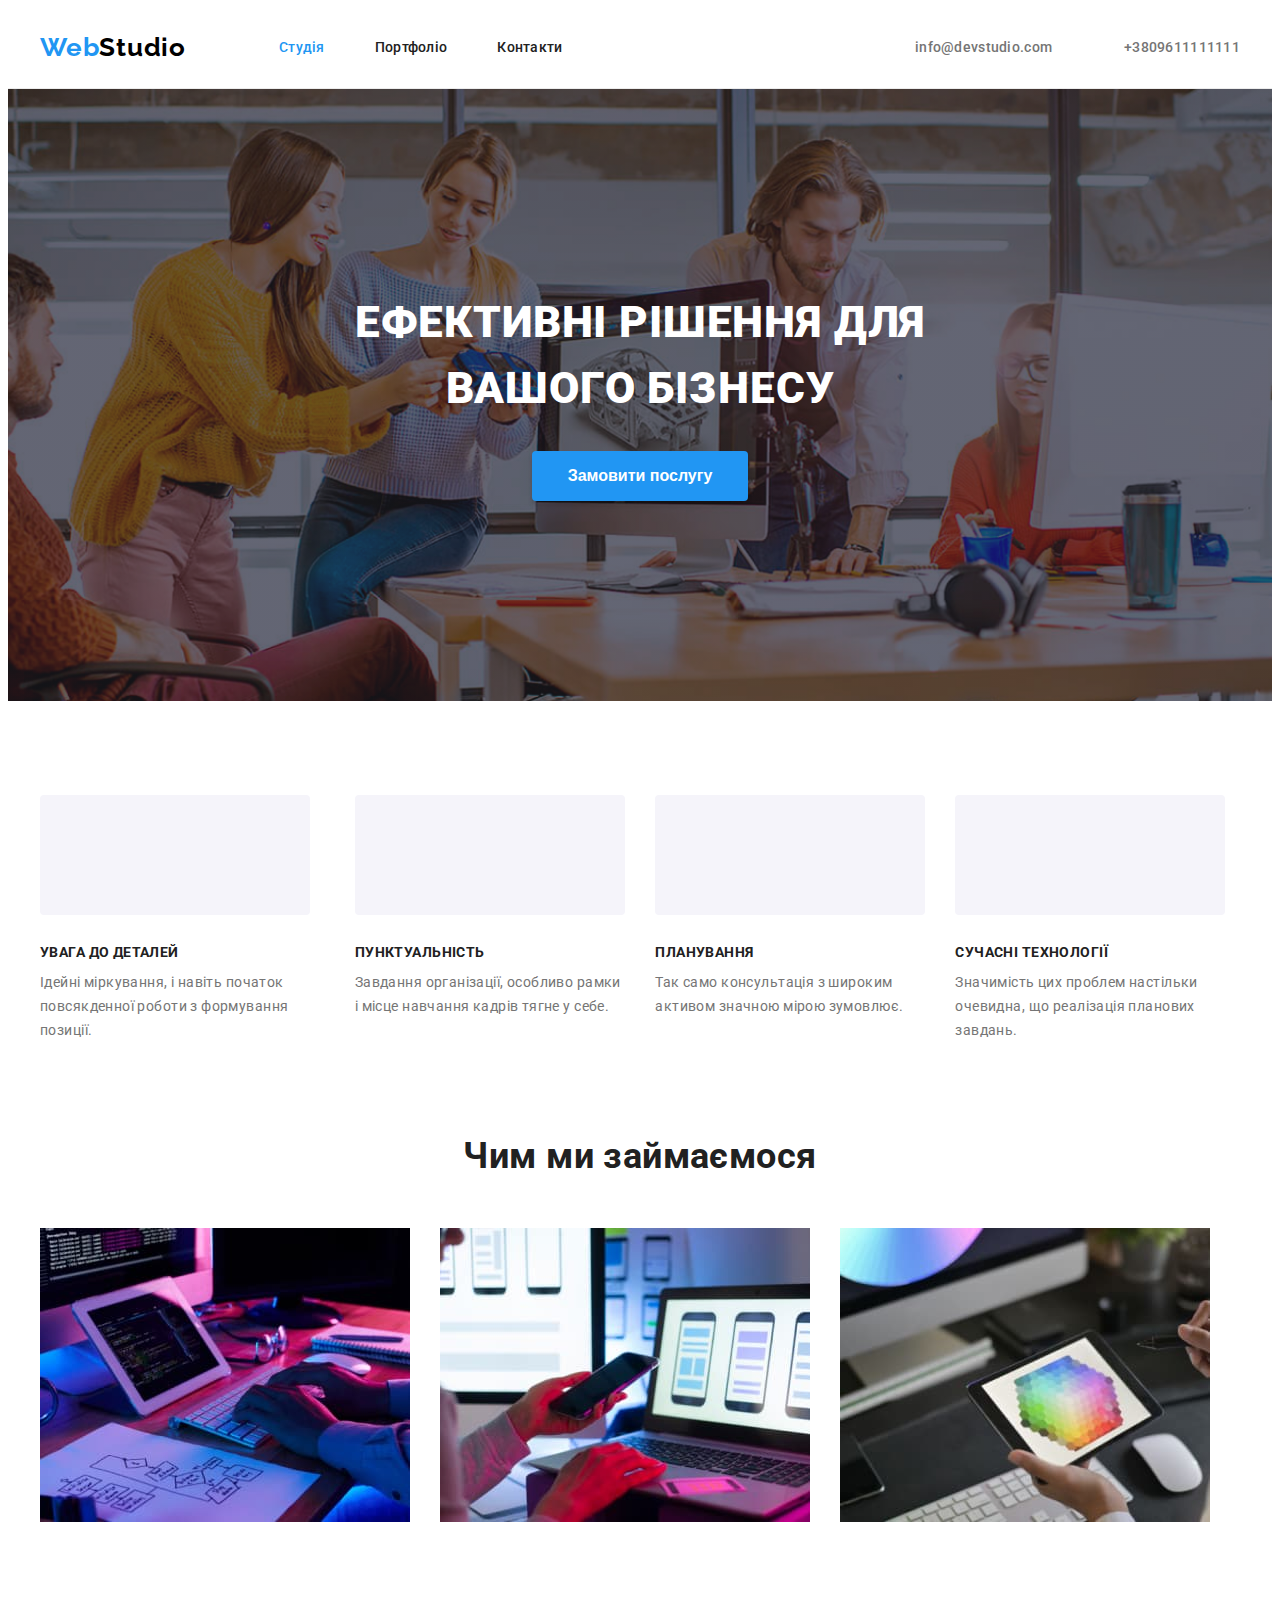
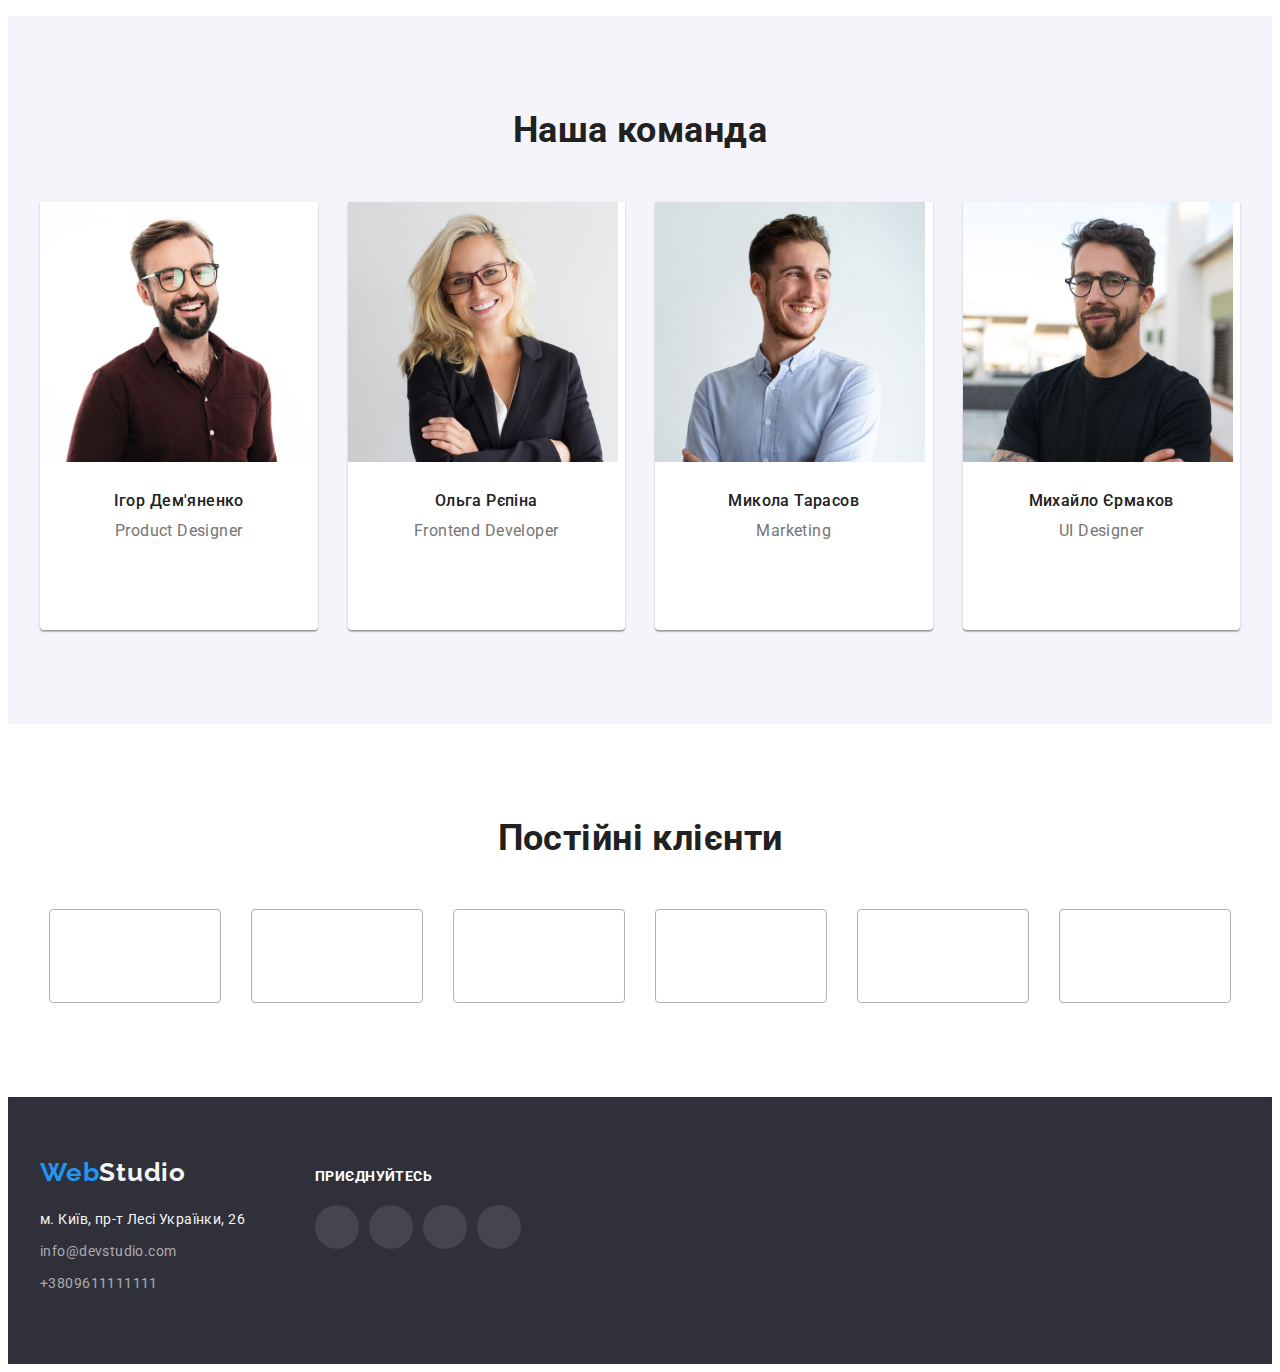
<file: index.html>
<!DOCTYPE html>
<html lang="uk">

<head>
  <meta charset="UTF-8" />
  <meta http-equiv="X-UA-Compatible" content="IE=edge" />
  <meta name="viewport" content="width=device-width, initial-scale=1.0" />
  <title>Studio</title>
  <link href="https://fonts.googleapis.com/css2?family=Raleway:wght@700&family=Roboto:wght@400;500;700;900&display=swap"
    rel="stylesheet">

  <link rel="stylesheet" href="https://cdnjs.cloudflare.com/ajax/libs/modern-normalize/1.1.0/modern-normalize.min.css"
    integrity="sha512-wpPYUAdjBVSE4KJnH1VR1HeZfpl1ub8YT/NKx4PuQ5NmX2tKuGu6U/JRp5y+Y8XG2tV+wKQpNHVUX03MfMFn9Q=="
    crossorigin="anonymous" referrerpolicy="no-referrer" />

  <link href="./css/style.css" rel="stylesheet" />
</head>

<body>

  <!-- Шапка -->
  <header class="page-header">
    <div class="container header-container">
      <nav class="main-nav">
        <a href="./index.html" class="logo link"><span class="logo-web">Web</span><span
            class="logo-studio">Studio</span>
        </a>

        <ul class="site-nav list">
          <li class="item"><a href="./index.html" class="link current">Студія</a></li>
          <li class="item"><a href="./portfolio.html" class="link">Портфоліо</a></li>
          <li class="item"><a href="#call" class="link">Контакти</a></li>
        </ul>
      </nav>
      <ul class="contact-list list">
        <li class="item-mail">
          <a href="mailto:info@devstudio.com" class="link">
            <svg class="contact-item" width="16" height="12">
              <use href="./images/symbol-defs.svg#icon-envelope"></use>
            </svg>
            info@devstudio.com</a>
        </li>
        <li class="item">
          <a href="tel:+3809611111111" class="link">
            <svg class="contact-item" width="12" height="16">
              <use href="./images/symbol-defs.svg#icon-smartphone"></use>
            </svg>
            +3809611111111
          </a>
        </li>
      </ul>
    </div>
  </header>


  <main>

    <!-- Замовлення -->
    <section class=" hero">
      <div class="container ">
        <h1 class="hero-title">Ефективні рішення для<br>вашого бізнесу</h1>
        <button type="button" class="button">Замовити послугу</button>
      </div>

    </section>

    <!-- Особливості  -->

    <section class="section feature-section">
      <div class="container">
        <ul class="list feature-list">
          <li class="item">
            <div class="cont">
              <svg class="feature-item">
                <use href="./images/symbol-defs.svg#icon-antenna"></use>
              </svg>
            </div>

            <h3 class="feature-title">УВАГА ДО ДЕТАЛЕЙ</h3>
            <p class="feature-description">
              Ідейні міркування, і навіть початок повсякденної роботи з
              формування позиції.
            </p>
          </li>
          <li class="item">
            <div class="cont">
              <svg class="feature-item">
                <use href="./images/symbol-defs.svg#icon-clock"></use>
              </svg>
            </div>
            <h3 class="feature-title">ПУНКТУАЛЬНІСТЬ</h3>
            <p class="feature-description">
              Завдання організації, особливо рамки і місце навчання кадрів тягне
              у себе.
            </p>
          </li>
          <li class="item">
            <div class="cont">
              <svg class="feature-item">
                <use href="./images/symbol-defs.svg#icon-diagram"></use>
              </svg>
            </div>
            <h3 class="feature-title">ПЛАНУВАННЯ</h3>
            <p class="feature-description">
              Так само консультація з широким активом значною мірою зумовлює.
            </p>
          </li>
          <li class="item">
            <div class="cont">
              <svg class="feature-item">
                <use href="./images/symbol-defs.svg#icon-astronaut"></use>
              </svg>
            </div>
            <h3 class="feature-title">СУЧАСНІ ТЕХНОЛОГІЇ</h3>
            <p class="feature-description">
              Значимість цих проблем настільки очевидна, що реалізація планових
              завдань.
            </p>
          </li>
        </ul>
      </div>
    </section>

    <!-- Чим ми займаємося -->
    <section class="section work">
      <div class="container">
        <h2 class="section-title">Чим ми займаємося</h2>
        <ul class="section-work list">
          <li class="item"><img src="./images/gallery1.jpg" alt="gallery1" width="370" class="img" />
          </li>
          <li class="item"><img src="./images/gallery2.jpg" alt="gallery2" width="370" class="img" />
          </li>
          <li class="item"><img src="./images/gallery3.jpg" alt="gallery3" width="370" class="img" />
          </li>
        </ul>
      </div>
    </section>

    <!-- Наша команда -->
    <section class=" section command-card">
      <div class="container">
        <h2 class="section-title">Наша команда</h2>
        <ul class="card-set list">
          <li class="item">
            <img class="img" src="./images/p-igor.jpg" alt="Ігор Дем'яненко" width="270" />

            <div class="command-wrapper">
              <h3 class="person-name">Ігор Дем'яненко</h3>
              <p class="person-work">Product Designer</p>

              <ul class="lists-svg">
                <li class="list">
                  <a href="#" class="link net-item">
                    <svg class="social-svg">
                      <use href="./images/symbol-defs.svg#icon-instagram"></use>
                    </svg>
                  </a>
                </li>
                <li class="list">
                  <a href="#" class="link net-item">
                    <svg class="social-svg">
                      <use href="./images/symbol-defs.svg#icon-twitter"></use>
                    </svg>
                  </a>
                </li>
                <li class="list">
                  <a href="#" class="link net-item">
                    <svg class="social-svg">
                      <use href="./images/symbol-defs.svg#icon-facebook"></use>
                    </svg>
                  </a>
                </li>
                <li class="list">
                  <a href="#" class="link net-item">
                    <svg class="social-svg">
                      <use href="./images/symbol-defs.svg#icon-linkedin"></use>
                    </svg>
                  </a>
                </li>


              </ul>

            </div>

          </li>
          <li class="item">
            <img class="img" src="./images/p-olga.jpg" alt="Ольга Рєпіна" width="270" />

            <div class="command-wrapper">
              <h3 class="person-name">Ольга Рєпіна</h3>
              <p class="person-work">Frontend Developer</p>

              <ul class="lists-svg">
                <li class="list">
                  <a href="#" class="link net-item">
                    <svg class="social-svg">
                      <use href="./images/symbol-defs.svg#icon-instagram"></use>
                    </svg>
                  </a>
                </li>
                <li class="list">
                  <a href="#" class="link net-item">
                    <svg class="social-svg">
                      <use href="./images/symbol-defs.svg#icon-twitter"></use>
                    </svg>
                  </a>
                </li>
                <li class="list">
                  <a href="#" class="link net-item">
                    <svg class="social-svg">
                      <use href="./images/symbol-defs.svg#icon-facebook"></use>
                    </svg>
                  </a>
                </li>
                <li class="list">
                  <a href="#" class="link net-item">
                    <svg class="social-svg">
                      <use href="./images/symbol-defs.svg#icon-linkedin"></use>
                    </svg>
                  </a>
                </li>


              </ul>

            </div>
          </li>
          <li class="item">
            <img class="img" src="./images/p-mykola.jpg" alt="Микола Тарасов" width="270" />

            <div class="command-wrapper">
              <h3 class="person-name">Микола Тарасов</h3>
              <p class="person-work">Marketing</p>
              <ul class="lists-svg">
                <li class="list">
                  <a href="#" class="link net-item">
                    <svg class="social-svg">
                      <use href="./images/symbol-defs.svg#icon-instagram"></use>
                    </svg>
                  </a>
                </li>
                <li class="list">
                  <a href="#" class="link net-item">
                    <svg class="social-svg">
                      <use href="./images/symbol-defs.svg#icon-twitter"></use>
                    </svg>
                  </a>
                </li>
                <li class="list">
                  <a href="#" class="link net-item">
                    <svg class="social-svg">
                      <use href="./images/symbol-defs.svg#icon-facebook"></use>
                    </svg>
                  </a>
                </li>
                <li class="list">
                  <a href="#" class="link net-item">
                    <svg class="social-svg">
                      <use href="./images/symbol-defs.svg#icon-linkedin"></use>
                    </svg>
                  </a>
                </li>

              </ul>
            </div>
          </li>
          <li class="item">
            <img class="img" src="./images/p-myhailo.jpg" alt="Михайло Єрмаков" width="270" />

            <div class="command-wrapper">
              <h3 class="person-name">Михайло Єрмаков</h3>
              <p class="person-work">UI Designer</p>

              <ul class="lists-svg">
                <li class="list">
                  <a href="#" class="link net-item">
                    <svg class="social-svg">
                      <use href="./images/symbol-defs.svg#icon-instagram"></use>
                    </svg>
                  </a>
                </li>
                <li class="list">
                  <a href="#" class="link net-item">
                    <svg class="social-svg">
                      <use href="./images/symbol-defs.svg#icon-twitter"></use>
                    </svg>
                  </a>
                </li>
                <li class="list">
                  <a href="#" class="link net-item">
                    <svg class="social-svg">
                      <use href="./images/symbol-defs.svg#icon-facebook"></use>
                    </svg>
                  </a>
                </li>
                <li class="list">
                  <a href="#" class="link net-item">
                    <svg class="social-svg">
                      <use href="./images/symbol-defs.svg#icon-linkedin"></use>
                    </svg>
                  </a>
                </li>

              </ul>

            </div>
          </li>
        </ul>
      </div>
    </section>

    <!-- Постійні клієнти -->
    <section class="section customers">
      <div class="container">
        <h2 class="section-title">
          Постійні клієнти
        </h2>
        <ul class=" lists-svg">
          <li class="list">
            <a href="#" class="link customer-item">
              <svg class="customers-svg">
                <use href="./images/symbol-defs.svg#icon-ya-co"></use>
              </svg>
            </a>
          </li>
          <li class="list">
            <a href="#" class="link customer-item">
              <svg class="customers-svg">
                <use href="./images/symbol-defs.svg#icon-company-tagline"></use>
              </svg>
            </a>
          </li>
          <li class="list">
            <a href="#" class="link customer-item">
              <svg class="customers-svg">
                <use href="./images/symbol-defs.svg#icon-company"></use>
              </svg>
            </a>
          </li>
          <li class="list">
            <a href="#" class="link customer-item">
              <svg class="customers-svg">
                <use href="./images/symbol-defs.svg#icon-foster-peters"></use>
              </svg>
            </a>
          </li>
          <li class="list">
            <a href="#" class="link customer-item">
              <svg class="customers-svg">
                <use href="./images/symbol-defs.svg#icon-brand"></use>
              </svg>
            </a>
          </li>
          <li class="list">
            <a href="#" class="link customer-item">
              <svg class="customers-svg">
                <use href="./images/symbol-defs.svg#icon-company-tag-line"></use>
              </svg>
            </a>
          </li>

        </ul>

      </div>

    </section>
  </main>


  <!-- Підвал  -->
  <footer class="footer-section">
    <div class="container footer-wrapper">
      <div class="footer-address">
        <a href="./index.html" class="logo link"><span class="logo-web">Web</span><span
            class="logo-studio">Studio</span>
        </a>
        <address class="address">
          <ul class=" contact list">
            <li class="footer-list"><a href="https://goo.gl/maps/LuoxceWodsSbmJ2GA" rel="noopener noreferrer nofollow "
                class="address link">м.
                Київ, пр-т Лесі Українки, 26</a></li>
            <li class="footer-list"><a href="mailto:info@devstudio.com"
                class="link contact-footer">info@devstudio.com</a>
            </li>
            <li class="footer-list"><a href="tel:+3809611111111" id="call"
                class="link contact-footer">+3809611111111</a></li>
          </ul>
        </address>
      </div>

      <div class="footer-social">
        <p class="social-title">приєднуйтесь</p>
        <ul class="lists-svg">
          <li class="list">
            <a href="#" class="link net-item">
              <svg class="social-svg">
                <use href="./images/symbol-defs.svg#icon-instagram"></use>
              </svg>
            </a>
          </li>
          <li class="list">
            <a href="#" class="link net-item">
              <svg class="social-svg">
                <use href="./images/symbol-defs.svg#icon-twitter"></use>
              </svg>
            </a>
          </li>
          <li class="list">
            <a href="#" class="link net-item">
              <svg class="social-svg">
                <use href="./images/symbol-defs.svg#icon-facebook"></use>
              </svg>
            </a>
          </li>
          <li class="list">
            <a href="#" class="link net-item">
              <svg class="social-svg">
                <use href="./images/symbol-defs.svg#icon-linkedin"></use>
              </svg>
            </a>
          </li>
        </ul>

      </div>

    </div>

  </footer>
</body>

</html>
</file>
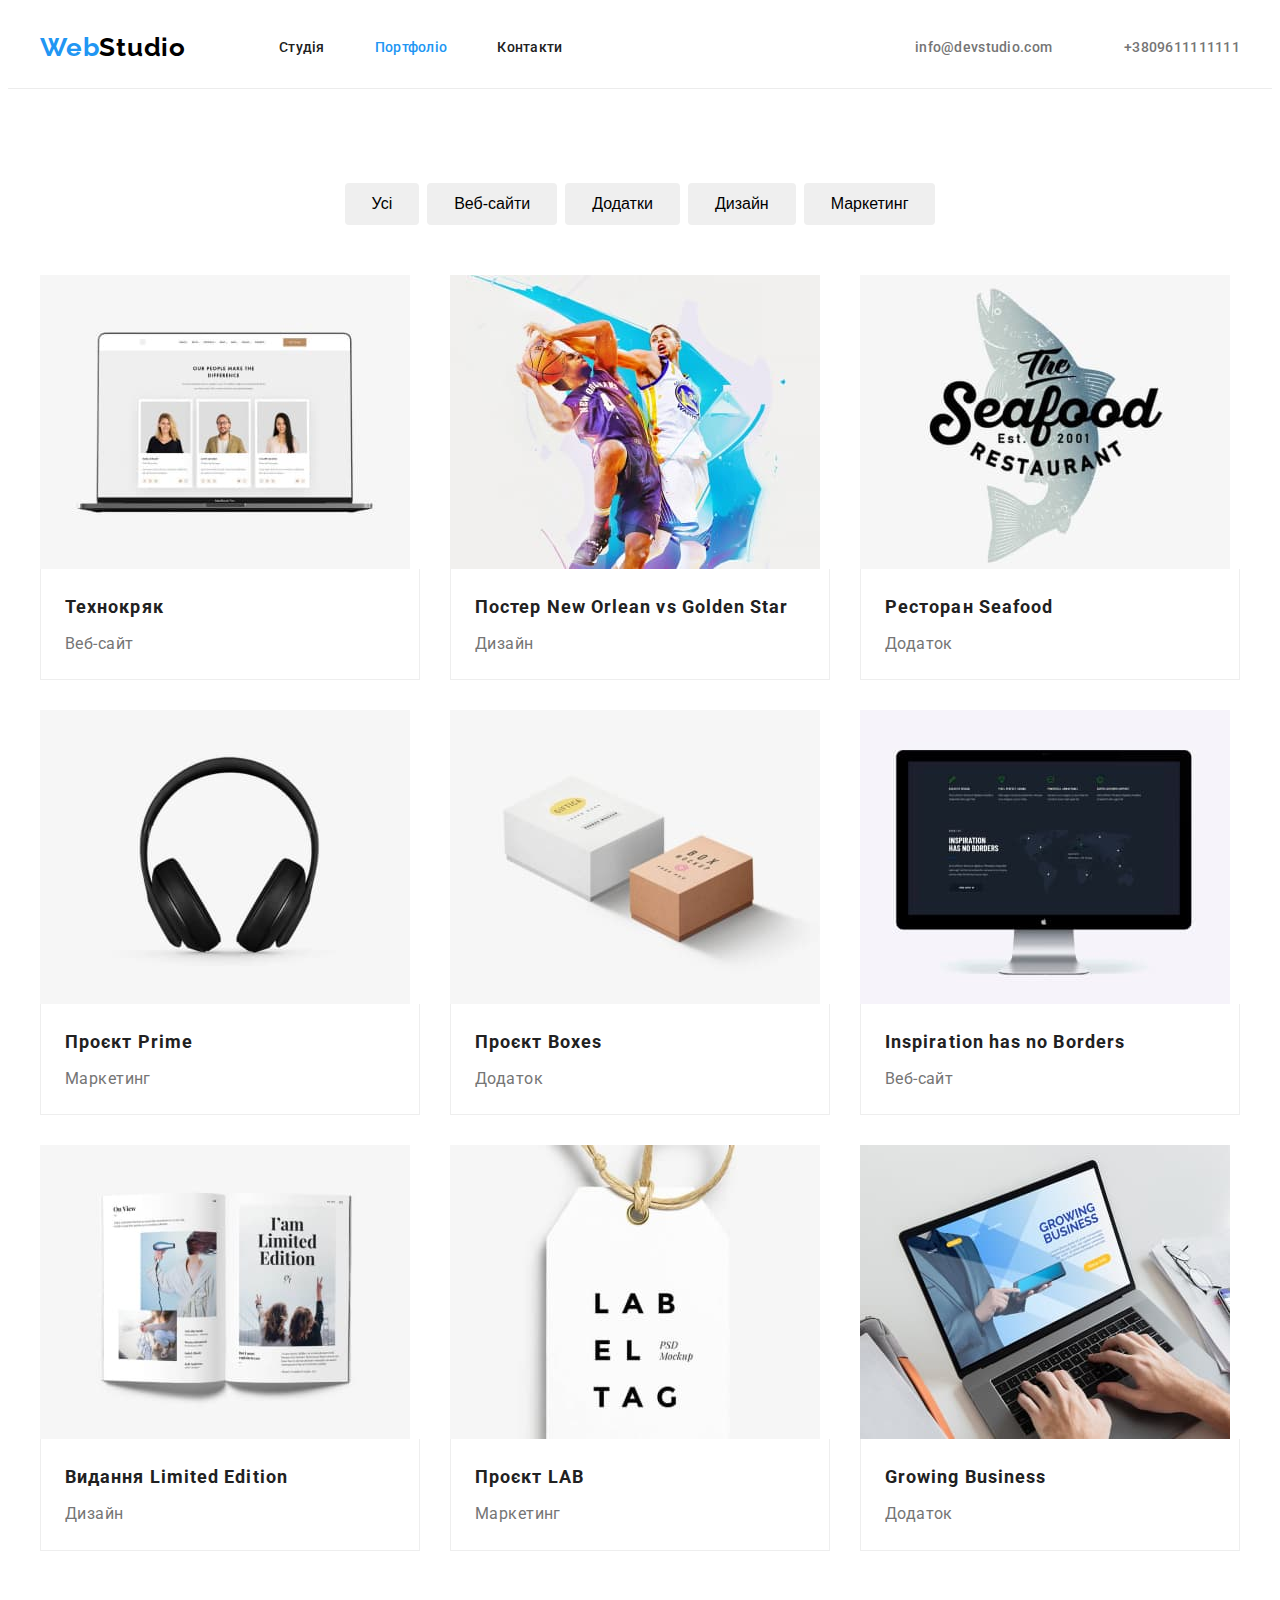
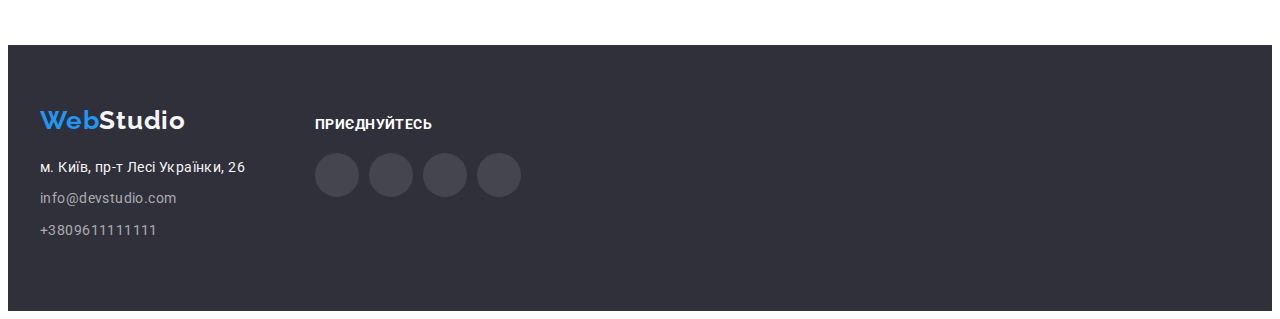
<file: portfolio.html>
<!DOCTYPE html>
<html lang="uk">

<head>
  <meta charset="UTF-8" />
  <meta http-equiv="X-UA-Compatible" content="IE=edge" />
  <meta name="viewport" content="width=device-width, initial-scale=1.0" />
  <title>Portfolio</title>

  <link href="https://fonts.googleapis.com/css2?family=Raleway:wght@700&family=Roboto:wght@400;500;700;900&display=swap"
    rel="stylesheet">

  <link rel="stylesheet" href="https://cdnjs.cloudflare.com/ajax/libs/modern-normalize/1.1.0/modern-normalize.min.css"
    integrity="sha512-wpPYUAdjBVSE4KJnH1VR1HeZfpl1ub8YT/NKx4PuQ5NmX2tKuGu6U/JRp5y+Y8XG2tV+wKQpNHVUX03MfMFn9Q=="
    crossorigin="anonymous" referrerpolicy="no-referrer" />


  <link href="./css/style.css" rel="stylesheet" />
</head>

<body>
 <!-- Шапка -->
  <header class="page-header">
    <div class="container header-container">
      <nav class="main-nav">
        <a href="./index.html" class="logo link"><span class="logo-web">Web</span><span
            class="logo-studio">Studio</span>
        </a>

        <ul class="site-nav list">
          <li class="item"><a href="./index.html" class="link">Студія</a></li>
          <li class="item"><a href="./portfolio.html" class="link current">Портфоліо</a></li>
          <li class="item"><a href="#call" class="link">Контакти</a></li>
        </ul>
      </nav>
      <ul class="contact-list list">
        <li class="item-mail">
          <a href="mailto:info@devstudio.com" class="link">
            <svg class="contact-item" width="16" height="12">
              <use href="./images/symbol-defs.svg#icon-envelope"></use>
            </svg>
            info@devstudio.com</a>
        </li>
        <li class="item">
          <a href="tel:+3809611111111" class="link">
            <svg class="contact-item" width="12" height="16">
              <use href="./images/symbol-defs.svg#icon-smartphone"></use>
            </svg>
            +3809611111111
          </a>
        </li>
      </ul>
    </div>
  </header>


  <main>
    <section class="section portfolio">
      <div class="container">

        <h1 hidden>Content page</h1>

        <ul class="button-list list">
          <li class="item"><button class="filter-btn" type="button">Усі</button> </li>
          <li class="item"><button class="filter-btn" type="button">Веб-сайти</button> </li>
          <li class="item"><button class="filter-btn" type="button">Додатки</button> </li>
          <li class="item"><button class="filter-btn" type="button">Дизайн</button> </li>
          <li class="item"><button class="filter-btn" type="button">Маркетинг</button> </li>

        </ul>

        <ul class="list card-set">
          <li class="item">
            <a href="#" class="portfolio-link">
              <img src="./images/img/img1.jpg" width='370' alt="img-filter" class="img">
              <div class="portfolio-wrapper">
                <h2 class="portfolio-title">Технокряк</h2>
                <p class="kind">Веб-сайт</p>
              </div>
            </a>
          </li>
          <li class="item">
            <a href="#" class="portfolio-link">
              <img src="./images/img/img2.jpg" width='370' alt="img-filter" class="img">
              <div class="portfolio-wrapper">
                <h2 class="portfolio-title">Постер New Orlean vs Golden Star</h2>
                <p class="kind">Дизайн</p>
              </div>
            </a>
          </li>
          <li class="item">
            <a href="#" class="portfolio-link">
              <img src="./images/img/img3.jpg" width='370' alt="img-filter" class="img">
              <div class="portfolio-wrapper">
                <h2 class="portfolio-title">Ресторан Seafood</h2>
                <p class="kind">Додаток</p>
              </div>
            </a>
          </li>
          <li class="item">
            <a href="#" class="portfolio-link">
              <img src="./images/img/img4.jpg" width='370' alt="img-filter" class="img">
              <div class="portfolio-wrapper">
                <h2 class="portfolio-title">Проєкт Prime</h2>
                <p class="kind">Маркетинг</p>
              </div>
            </a>
          </li>
          <li class="item">
            <a href="#" class="portfolio-link">
              <img src="./images/img/img5.jpg" width='370' alt="img-filter" class="img">
              <div class="portfolio-wrapper">
                <h2 class="portfolio-title">Проєкт Boxes</h2>
                <p class="kind">Додаток</p>
              </div>
            </a>
          </li>
          <li class="item">
            <a href="#" class="portfolio-link">
              <img src="./images/img/img6.jpg" width='370' alt="img-filter" class="img">
              <div class="portfolio-wrapper">
                <h2 class="portfolio-title">Inspiration has no Borders</h2>
                <p class="kind">Веб-сайт</p>
              </div>
            </a>
          </li>
          <li class="item">
            <a href="#" class="portfolio-link">
              <img src="./images/img/img7.jpg" width='370' alt="img-filter" class="img">
              <div class="portfolio-wrapper">
                <h2 class="portfolio-title">Видання Limited Edition</h2>
                <p class="kind">Дизайн</p>
              </div>
            </a>
          </li>
          <li class="item">
            <a href="#" class="portfolio-link">
              <img src="./images/img/img8.jpg" width='370' alt="img-filter" class="img">
              <div class="portfolio-wrapper">
                <h2 class="portfolio-title">Проєкт LAB</h2>
                <p class="kind">Маркетинг</p>
              </div>
            </a>
          </li>
          <li class="item">
            <a href="#" class="portfolio-link">
              <img src="./images/img/img9.jpg" width='370' alt="img-filter" class="img">
              <div class="portfolio-wrapper">
                <h2 class="portfolio-title">Growing Business</h2>
                <p class="kind">Додаток</p>
              </div>
            </a>
          </li>
        </ul>

      </div>
    </section>
  </main>

  <!-- Підвал  -->
  <footer class="footer-section">
    <div class="container footer-wrapper">
      <div class="footer-address">
        <a href="./index.html" class="logo link"><span class="logo-web">Web</span><span
            class="logo-studio">Studio</span>
        </a>
        <address class="address">
          <ul class=" contact list">
            <li class="footer-list"><a href="https://goo.gl/maps/LuoxceWodsSbmJ2GA" rel="noopener noreferrer nofollow "
                class="address link">м.
                Київ, пр-т Лесі Українки, 26</a></li>
            <li class="footer-list"><a href="mailto:info@devstudio.com"
                class="link contact-footer">info@devstudio.com</a>
            </li>
            <li class="footer-list"><a href="tel:+3809611111111" id="call"
                class="link contact-footer">+3809611111111</a></li>
          </ul>
        </address>
      </div>

      <div class="footer-social">
        <p class="social-title">приєднуйтесь</p>
        <ul class="lists-svg">
          <li class="list">
            <a href="#" class="link net-item">
              <svg class="social-svg">
                <use href="./images/symbol-defs.svg#icon-instagram"></use>
              </svg>
            </a>
          </li>
          <li class="list">
            <a href="#" class="link net-item">
              <svg class="social-svg">
                <use href="./images/symbol-defs.svg#icon-twitter"></use>
              </svg>
            </a>
          </li>
          <li class="list">
            <a href="#" class="link net-item">
              <svg class="social-svg">
                <use href="./images/symbol-defs.svg#icon-facebook"></use>
              </svg>
            </a>
          </li>
          <li class="list">
            <a href="#" class="link net-item">
              <svg class="social-svg">
                <use href="./images/symbol-defs.svg#icon-linkedin"></use>
              </svg>
            </a>
          </li>
        </ul>

      </div>

    </div>

  </footer>
</body>


</html>
</file>
<file: css/style.css>
:root {
  --primary-text-color: #757575;
  --accent-color: #2196f3;
  --title-text-color: #212121;
  --primary-write-color: #ffffff;
  --border-color: #eeeeee;
  --primary-black-color: #000000;

  --primary-bd-color: #f5f5f5;
  --button-active: #188ce8;
  --bd-color-f: #2f303a;
  --bd-color-filter: #f5f4fa;

  --button-shadow: 0px 4px 4px rgba(0, 0, 0, 0.15);
}
h1,
h2,
h3,
p {
  margin-top: 0;
  margin-bottom: 0;
}
ul {
  margin-top: 0;
  margin-bottom: 0;
  padding-left: 0;
}
.address {
  font-style: normal;
}

body {
  color: var(--primary-text-color);
  font-size: 14px;
  font-family: 'Roboto', sans-serif;
  letter-spacing: 0.03em;
  line-height: 1.14;
}
.list {
  list-style: none;
}

/* header */
.page-header {
  font-weight: 500;
  letter-spacing: 0.02em;
  background: var(--primary-write-color);
  border-bottom: 1px solid #ececec;
}

.header-container {
  display: flex;
}

/* container */
.container {
  width: 1200px;
  padding-left: 15px;
  padding-right: 15px;
  margin-left: auto;
  margin-right: auto;
  /* outline: 1px solid tomato; */
}

/* header page */
/* logo */
.main-nav .logo {
  padding-top: 24px;
  padding-bottom: 25px;
}
.logo {
  font-family: 'Raleway';
  font-size: 26px;
  font-weight: 700;
  line-height: 1.19;
  letter-spacing: 0.03em;
  text-decoration: none;
}
.logo-web {
  color: var(--accent-color);
}
.logo-studio {
  color: var(--primary-black-color);
}
.logo :hover,
.logo :focus {
  color: var(--accent-color);
}

/* site-nav */
.main-nav {
  display: flex;
  column-gap: 93px;
}
.site-nav {
  display: flex;
  column-gap: 50px;
  padding-top: 32px;
  padding-bottom: 32px;
}

.site-nav .link {
  color: var(--title-text-color);
  text-decoration: none;
}
.site-nav .link:hover,
.site-nav .link:focus {
  color: var(--accent-color);
}
.site-nav .link.current {
  color: var(--accent-color);
}

.contact-list .link {
  display: flex;
  align-items: center;
  color: var(--primary-text-color);
  text-decoration: none;
}

.contact-item {
  display: inline-block;
  margin-right: 10px;

  fill: currentColor;
  background-size: contain;
  background-position: center;
}
.list.feature-list {
  display: flex;
  gap: 30px;
}
.feature-item {
  display: block;
  border-radius: 4px;
}
.cont {
  width: 270px;
  height: 120px;
  background-size: contain;
  background-position: center;
  display: flex;
  align-items: center;
  justify-content: center;
  background: #f5f4fa;
  border-radius: 4px;
  margin-bottom: 30px;
}

.contact-list {
  display: flex;
  margin-left: auto;
  align-items: center;
}
.contact-list .link:hover,
.contact-list .link:focus {
  color: var(--accent-color);
}
.contact-list {
  column-gap: 50px;
}

/* footer */
.footer-section {
  padding-top: 60px;
  padding-bottom: 60px;
  background-color: var(--bd-color-f);
}
.footer-address {
  margin-right: 70px;


  text-decoration: none;
  line-height: 1.7;
}
.footer-wrapper {
  display: flex;
  align-items: baseline;
}
.footer-address .logo {
  display: block;
  margin-bottom: 20px;
}
.footer-address .logo-studio {
  color: var(--primary-bd-color);
}
.footer-address .logo-studio:hover,
.footer-address .logo-studio:focus {
  color: var(--accent-color);
}

.address.link {
  color: var(--primary-bd-color);
  text-decoration: none;
}
.contact .footer-list {
  margin-bottom: 8px;
}
.link.contact-footer {
  color: rgba(255, 255, 255, 0.6);
  text-decoration: none;
}

.footer-social .social-title {
  margin-bottom: 20px;
  color: var(--primary-write-color);
}
.footer-social .lists-svg {
  gap: 10px;
  fill: var(--primary-write-color);
}
.footer-social .social-svg {
  fill: var(--primary-write-color);
}
.footer-social .list {
  background: rgba(255, 255, 255, 0.1);
  border-radius: 50%;
}

/* order */
.hero {
  display: flex;
  flex-direction: column;
  margin: auto;
  justify-content: center;
  align-items: center;
  padding-top: 200px;
  padding-bottom: 200px;
  background: #C4C4C4;
  background-image: linear-gradient(rgba(47, 48, 58, 0.4), rgba(47, 48, 58, 0.4)),
    url(../images/bgi.png);
  background-size: cover;
  background-repeat: no-repeat;
  background-position: bottom;
  letter-spacing: 0.06em;
  text-align: center;
  max-width: 1600px;
}

.hero-title {
  margin-bottom: 30px;
  color: var(--primary-write-color);

  font-weight: 900;
  font-size: 44px;
  line-height: 1.5;
  text-transform: uppercase;
}
.hero .button {
  min-width: 216px;
  min-height: 50px;

  box-shadow: var(--button-shadow);
  font-weight: 700;
  font-size: 16px;
  line-height: 1.87;
  border-radius: 4px;
}

.button {
  color: var(--primary-write-color);
  background-color: var(--accent-color);

  cursor: pointer;
  border-color: transparent;
  box-shadow: var(--button-shadow);
}

.button:hover,
.button:focus {
  background-color: var(--button-active);
}

/* feature */

.feature-section .feature-title {
  color: var(--title-text-color);
  margin-bottom: 10px;
}

.feature-title,
.social-title {
  font-weight: 700;
  font-size: 14px;
  text-transform: uppercase;
}
.feature-item{
    width: 70px;
    height: 70px;
  }

.feature-description {
  line-height: 1.7;
}
.section {
  padding-top: 94px;
  padding-bottom: 94px;
}
.section-title {
  margin-top: 0;
  margin-bottom: 50px;

  color: var(--title-text-color);

  text-align: center;
  font-weight: 700;
  font-size: 36px;
  line-height: 1.16;
}

.section.work{
  padding-top:0;
}

.section-work {
  display: flex;
  gap: 30px;
}
.gallery-list {
  display: flex;
  column-gap: 30px;
}
/* .item *{
  outline: 1px solid red;
} */
.img {
  display: block;
  max-width: 100%;
  padding-left: 0;
  padding-right: 0;
}

/* komand */

.command-card {
  background-color: var(--bd-color-filter);
}

.lists-svg {
  display: flex;
  justify-content: center;
}

.net-item {
  display: flex;
  width: 44px;
  height: 44px;
  fill: #afb1b8;
  justify-content: center;
  align-items: center;
  border-radius: 50%;
}
.net-item:hover {
  fill: white;
  background-color: #188ce8;
}
.social-svg {
  width: 20px;
  height: 20px;
}

.card-set {
  display: flex;
  margin-left: -30px;
  margin-top: -30px;
}
.command-card .card-set > .item {
  background-color: var(--primary-write-color);

  border-radius: 0px 0px 4px 4px;
  box-shadow: 0px 1px 3px rgba(0, 0, 0, 0.12), 0px 1px 1px rgba(0, 0, 0, 0.14),
    0px 2px 1px rgba(0, 0, 0, 0.2);
}
/* .card-set {
  column-gap: 30px;
} */

.card-set > .item {
  flex-basis: calc(100% / 3 - 30px);
  margin-left: 30px;
  margin-top: 30px;
}
.person-name {
  margin-bottom: 10px;

  color: var(--title-text-color);
  font-weight: 500;
  font-size: 16px;
  line-height: 1.17;
}

.person-work {
  font-size: 16px;
  line-height: 1.19;
  margin-bottom: 16px;
}

.command-wrapper {
  padding: 30px 32px;
  text-align: center;
}
/* customers */
.customers .lists-svg {
  gap: 30px;
}
.customer-item {
  display: flex;
  width: 170px;
  height: 92px;
  fill: #afb1b8;
  justify-content: center;
  align-items: center;
  border: 1px solid #afb1b8;
  border-radius: 4px;
}
.customer-item:hover {
  fill: var(--accent-color);
  border: 1px solid var(--accent-color);
}
.customers-svg {
  width: 106px;
  height: 60px;
}

/* portfolio */
.button-list {
  display: flex;
  column-gap: 8px;
  margin-bottom: 50px;
  border-radius: 4px;
  flex-wrap: wrap;
  justify-content: center;
}

.filter-btn:hover,
.filter-btn:focus {
  background-color: var(--accent-color);
  color: var(--primary-bd-color);
  box-shadow: 0px 3px 1px rgba(0, 0, 0, 0.1), 0px 1px 2px rgba(0, 0, 0, 0.08),
    0px 2px 2px rgba(0, 0, 0, 0.12);
}
.filter-btn {
  padding: 6px 25px;
  font-weight: 500;
  font-size: 16px;
  line-height: 1.6;
  cursor: pointer;
  border-radius: 4px;
  border-color: transparent;
}

.portfolio .card-set {
  flex-wrap: wrap;
}
.portfolio .item:hover,
.portfolio .item:focus {
  box-shadow: 0px 1px 1px rgba(0, 0, 0, 0.12), 0px 4px 4px rgba(0, 0, 0, 0.06),
    1px 4px 6px rgba(0, 0, 0, 0.16);
}

.portfolio-wrapper {
  padding: 20px 24px;
  border: 1px solid var(--border-color);
  border-top: 0px;
}
.portfolio-title {
  margin-bottom: 4px;
  color: var(--title-text-color);

  font-family: 'Roboto';
  font-weight: 700;
  font-size: 18px;
  line-height: 2;
  letter-spacing: 0.06em;
}
.portfolio-link {
  text-decoration: none;
}
.kind {
  color: var(--primary-text-color);
  font-size: 16px;
  line-height: 1.9;
}
</file>
